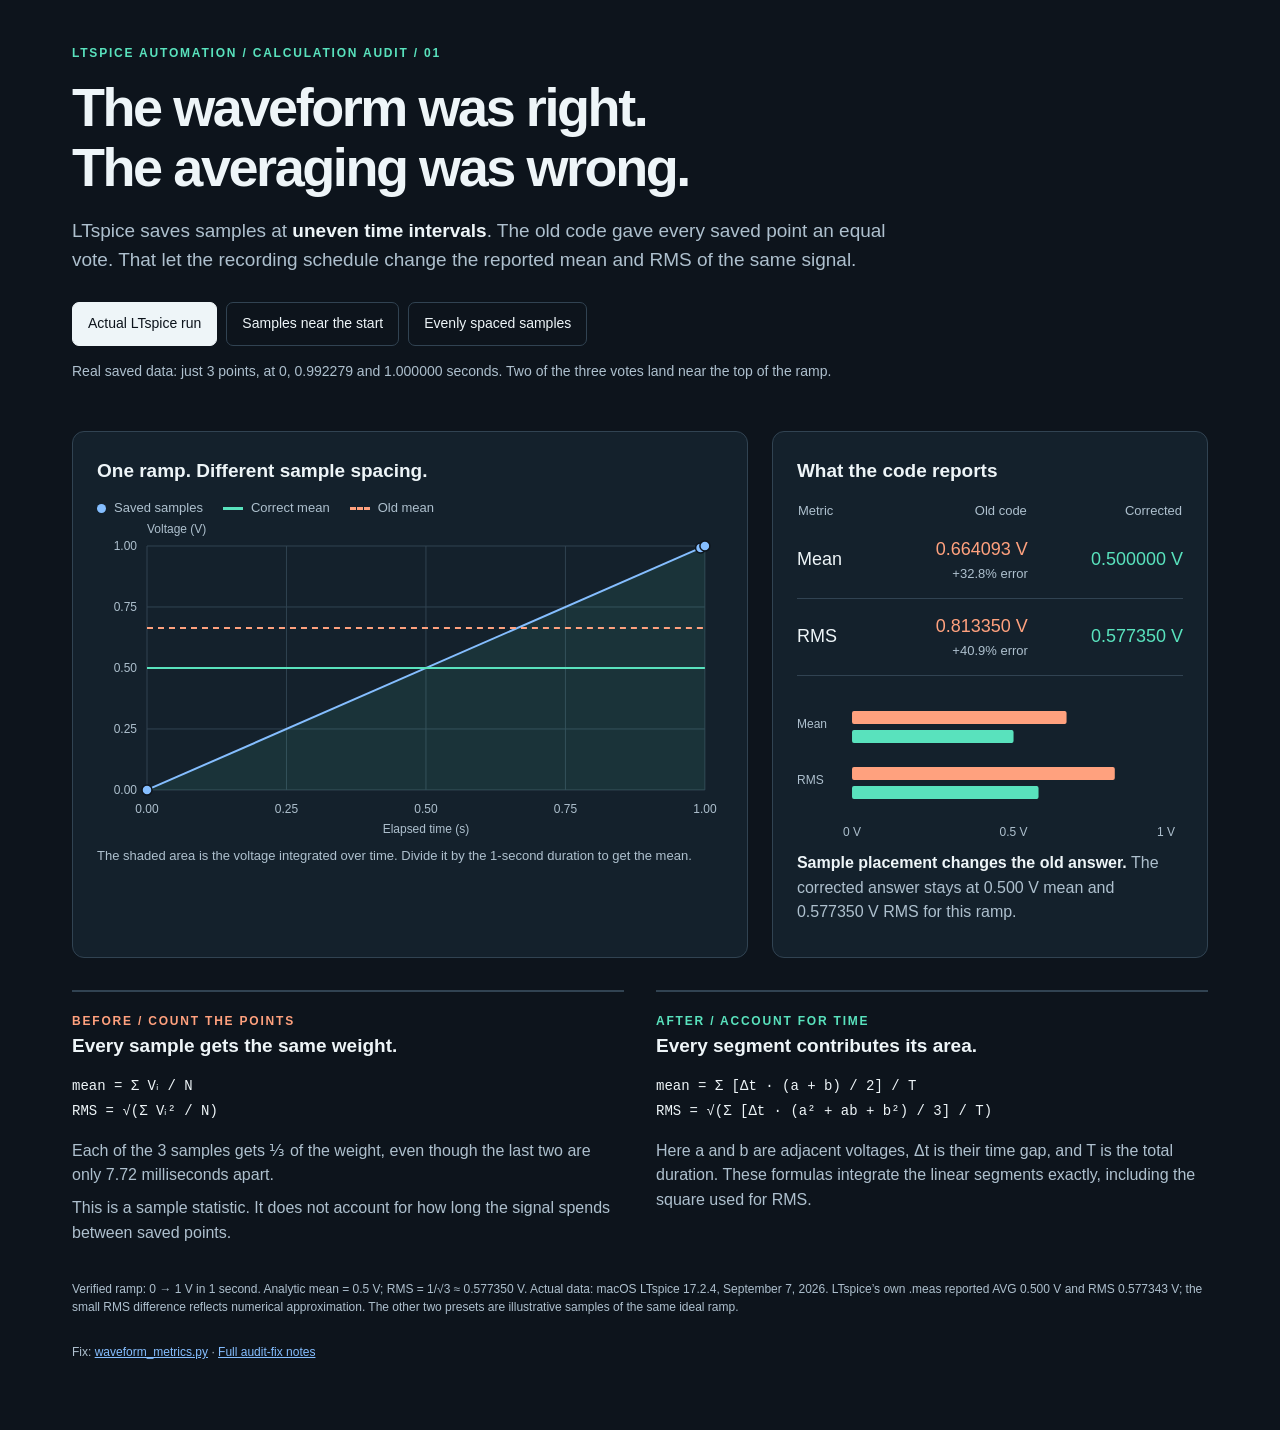
<file: docs/visualizations/mean-rms-calculation-error.html>
<!doctype html>
<html lang="en">
<head>
<meta charset="utf-8"><meta name="viewport" content="width=device-width,initial-scale=1">
<title>The sample-counting trap · LTspice audit</title>
<style>
:root{color-scheme:dark;--bg:#0d141c;--panel:#14212c;--ink:#eef5f8;--muted:#aec0ce;--line:#314352;--good:#59e2bd;--bad:#ffa17e;--blue:#85beff}
*{box-sizing:border-box}body{margin:0;background:var(--bg);color:var(--ink);font:16px/1.55 -apple-system,BlinkMacSystemFont,"Segoe UI",sans-serif}main{max-width:1200px;margin:auto;padding:44px 32px 60px}.eyebrow{font-size:12px;letter-spacing:.15em;text-transform:uppercase;color:var(--good);font-weight:700}h1{font-size:clamp(30px,4.5vw,54px);letter-spacing:-.045em;line-height:1.12;margin:14px 0 18px}h2{font-size:19px;margin:0 0 12px}p{margin:8px 0;color:var(--muted)}.intro{max-width:830px;font-size:19px}.intro strong{color:var(--ink)}.controls{display:flex;gap:9px;flex-wrap:wrap;margin:28px 0 15px}button{font:inherit;font-size:14px;color:var(--ink);background:transparent;border:1px solid var(--line);border-radius:7px;padding:10px 15px;cursor:pointer}button[aria-pressed=true]{background:var(--ink);color:var(--bg);border-color:var(--ink)}button:focus-visible{outline:3px solid var(--blue);outline-offset:3px}.note{min-height:50px;font-size:14px}.grid{display:grid;grid-template-columns:1.55fr 1fr;gap:24px;margin:20px 0}.panel{background:var(--panel);border:1px solid var(--line);border-radius:12px;padding:24px}.legend{display:flex;gap:20px;flex-wrap:wrap;font-size:13px;color:var(--muted)}.legend span:before{content:"";display:inline-block;width:20px;border-top:3px solid;margin-right:8px;vertical-align:middle}.legend .saved:before{width:9px;height:9px;background:var(--blue);border:0;border-radius:50%}.legend .correct:before{color:var(--good)}.legend .old:before{color:var(--bad);border-top-style:dashed}svg{display:block;width:100%;overflow:visible}svg text{fill:var(--muted);font:12px -apple-system,BlinkMacSystemFont,sans-serif}.numbers{width:100%;border-collapse:collapse;font-variant-numeric:tabular-nums;margin:14px 0 20px}.numbers th{font-size:13px;text-align:right;color:var(--muted);font-weight:500}.numbers th:first-child,.numbers td:first-child{text-align:left}.numbers td{text-align:right;padding:14px 0;border-bottom:1px solid var(--line);font-size:18px}.numbers .oldval{color:var(--bad)}.numbers .newval{color:var(--good)}.delta{font-size:13px;display:block;color:var(--muted)}.takeaway{font-size:16px}.takeaway strong{color:var(--ink)}.explain{display:grid;grid-template-columns:1fr 1fr;gap:32px;padding-top:12px}.explain section{border-top:2px solid var(--line);padding-top:20px}.formula{font-family:ui-monospace,SFMono-Regular,Menlo,monospace;font-size:14px;line-height:1.8;color:var(--ink);margin:14px 0;overflow-wrap:anywhere}.stamp{font-size:12px;margin-top:26px;color:var(--muted)}.small{font-size:13px}a{color:var(--blue)}@media(max-width:800px){main{padding:26px 18px}.grid,.explain{grid-template-columns:1fr}.panel{padding:18px}.note{min-height:0}}@media print{body{background:white;color:black}.panel{background:white}button{display:none}}
</style>
</head>
<body><main>
<div class="eyebrow">LTspice automation / Calculation audit / 01</div>
<h1>The waveform was right.<br>The averaging was wrong.</h1>
<p class="intro">LTspice saves samples at <strong>uneven time intervals</strong>. The old code gave every saved point an equal vote. That let the recording schedule change the reported mean and RMS of the same signal.</p>
<div class="controls" role="group" aria-label="Choose sample placement">
<button type="button" data-mode="real" aria-pressed="true">Actual LTspice run</button>
<button type="button" data-mode="early" aria-pressed="false">Samples near the start</button>
<button type="button" data-mode="uniform" aria-pressed="false">Evenly spaced samples</button>
</div>
<p id="scenario" class="note"></p>
<div class="grid">
<section class="panel"><h2>One ramp. Different sample spacing.</h2>
<div class="legend"><span class="saved">Saved samples</span><span class="correct">Correct mean</span><span class="old">Old mean</span></div>
<svg id="wave" role="img" aria-label="Voltage over time with saved sample locations, the old sample average, and the corrected time average"></svg>
<p class="small">The shaded area is the voltage integrated over time. Divide it by the 1-second duration to get the mean.</p>
</section>
<section class="panel" aria-live="polite"><h2>What the code reports</h2>
<table class="numbers"><thead><tr><th scope="col">Metric</th><th scope="col">Old code</th><th scope="col">Corrected</th></tr></thead><tbody>
<tr><td>Mean</td><td class="oldval"><span id="oldMean"></span><span class="delta" id="meanErr"></span></td><td class="newval" id="newMean"></td></tr>
<tr><td>RMS</td><td class="oldval"><span id="oldRms"></span><span class="delta" id="rmsErr"></span></td><td class="newval" id="newRms"></td></tr>
</tbody></table>
<svg id="compare" role="img" aria-label="Comparison of old and corrected mean and RMS values on a common voltage scale"></svg>
<p id="takeaway" class="takeaway"></p>
</section>
</div>
<div class="explain">
<section><div class="eyebrow" style="color:var(--bad)">Before / count the points</div><h2>Every sample gets the same weight.</h2><div class="formula">mean = Σ Vᵢ / N<br>RMS = √(Σ Vᵢ² / N)</div><p id="votes"></p><p>This is a sample statistic. It does not account for how long the signal spends between saved points.</p></section>
<section><div class="eyebrow">After / account for time</div><h2>Every segment contributes its area.</h2><div class="formula">mean = Σ [Δt · (a + b) / 2] / T<br>RMS = √(Σ [Δt · (a² + ab + b²) / 3] / T)</div><p>Here a and b are adjacent voltages, Δt is their time gap, and T is the total duration. These formulas integrate the linear segments exactly, including the square used for RMS.</p></section>
</div>
<p class="stamp">Verified ramp: 0 → 1 V in 1 second. Analytic mean = 0.5 V; RMS = 1/√3 ≈ 0.577350 V. Actual data: macOS LTspice 17.2.4, September 7, 2026. LTspice’s own .meas reported AVG 0.500 V and RMS 0.577343 V; the small RMS difference reflects numerical approximation. The other two presets are illustrative samples of the same ideal ramp.</p>
<p class="stamp">Fix: <a href="../../waveform_metrics.py">waveform_metrics.py</a> · <a href="../AUDIT_FIXES.md">Full audit-fix notes</a></p>
</main>
<script>
'use strict';
const datasets={real:{t:[0,0.9922785831242806,1],v:[0,0.9922785758972168,1],note:'Real saved data: just 3 points, at 0, 0.992279 and 1.000000 seconds. Two of the three votes land near the top of the ramp.'},early:{t:[0,.01,.02,1],v:[0,.01,.02,1],note:'Illustration: the same ideal ramp sampled at 0, 0.01, 0.02 and 1 second. Concentrating samples near zero pushes the old average downward.'},uniform:{t:[0,.25,.5,.75,1],v:[0,.25,.5,.75,1],note:'Illustration: 5 evenly spaced samples. The old mean happens to be exact for this linear ramp, but the old RMS is still biased by finite endpoint sampling.'}};
let mode='real';const ns='http://www.w3.org/2000/svg';
function add(svg,tag,attrs,text){const e=document.createElementNS(ns,tag);for(const [k,v] of Object.entries(attrs))e.setAttribute(k,v);if(text!==undefined)e.textContent=text;svg.appendChild(e);return e}
function metrics(d){let mean=0,square=0;for(let i=1;i<d.t.length;i++){const dt=d.t[i]-d.t[i-1],a=d.v[i-1],b=d.v[i];mean+=dt*(a+b)/2;square+=dt*(a*a+a*b+b*b)/3}const T=d.t.at(-1)-d.t[0];return{mean:mean/T,rms:Math.sqrt(square/T),oldMean:d.v.reduce((s,v)=>s+v,0)/d.v.length,oldRms:Math.sqrt(d.v.reduce((s,v)=>s+v*v,0)/d.v.length)}}
function draw(){const d=datasets[mode],m=metrics(d);document.getElementById('scenario').textContent=d.note;for(const [id,value] of Object.entries({oldMean:m.oldMean,newMean:m.mean,oldRms:m.oldRms,newRms:m.rms}))document.getElementById(id).textContent=value.toFixed(6)+' V';for(const [id,a,b] of [['meanErr',m.oldMean,m.mean],['rmsErr',m.oldRms,m.rms]]){const pct=100*(a/b-1);document.getElementById(id).textContent=Math.abs(pct)<.0001?'0% error':(pct>0?'+':'')+pct.toFixed(1)+'% error'}
document.getElementById('votes').textContent=mode==='real'?'Each of the 3 samples gets ⅓ of the weight, even though the last two are only 7.72 milliseconds apart.':`Each of the ${d.t.length} saved samples gets ${(100/d.t.length).toFixed(0)}% of the weight, regardless of the time gaps.`;
document.getElementById('takeaway').innerHTML=mode==='uniform'?'<strong>Even spacing does not fully rescue the old RMS.</strong> It averages squared endpoints instead of integrating the squared waveform.':'<strong>Sample placement changes the old answer.</strong> The corrected answer stays at 0.500 V mean and 0.577350 V RMS for this ramp.';
const svg=document.getElementById('wave'),w=svg.clientWidth,h=320,L=50,R=18,T=28,B=48,x=t=>L+t*(w-L-R),y=v=>h-B-v*(h-B-T);svg.replaceChildren();svg.setAttribute('viewBox',`0 0 ${w} ${h}`);
for(const t of [0,.25,.5,.75,1]){add(svg,'line',{x1:x(t),x2:x(t),y1:T,y2:h-B,stroke:'var(--line)'});add(svg,'text',{x:x(t),y:h-B+23,'text-anchor':'middle'},t.toFixed(2));add(svg,'line',{x1:L,x2:w-R,y1:y(t),y2:y(t),stroke:'var(--line)'});add(svg,'text',{x:L-10,y:y(t)+4,'text-anchor':'end'},t.toFixed(2))}
add(svg,'text',{x:L,y:15},'Voltage (V)');add(svg,'text',{x:(L+w-R)/2,y:h-5,'text-anchor':'middle'},'Elapsed time (s)');
const pts=d.t.map((t,i)=>[x(t),y(d.v[i])]);add(svg,'path',{d:`M ${x(0)} ${y(0)} `+pts.map(p=>'L '+p.join(' ')).join(' ')+` L ${x(1)} ${y(0)} Z`,fill:'var(--good)','fill-opacity':'.09'});
add(svg,'polyline',{points:pts.map(p=>p.join(',')).join(' '),fill:'none',stroke:'var(--blue)','stroke-width':2});
for(const [v,color,dash]of[[m.mean,'var(--good)',''],[m.oldMean,'var(--bad)','6 5']])add(svg,'line',{x1:L,x2:w-R,y1:y(v),y2:y(v),stroke:color,'stroke-width':2,'stroke-dasharray':dash});
for(let i=0;i<pts.length;i++){const c=add(svg,'circle',{cx:pts[i][0],cy:pts[i][1],r:5,fill:'var(--blue)',stroke:'var(--bg)','stroke-width':1.5});add(c,'title',{},`t = ${d.t[i].toFixed(6)} s, V = ${d.v[i].toFixed(6)} V`)}
const s=document.getElementById('compare'),sw=s.clientWidth,sh=147,left=55,right=8,width=sw-left-right;s.replaceChildren();s.setAttribute('viewBox',`0 0 ${sw} ${sh}`);for(const [i,label,a,b]of[[0,'Mean',m.oldMean,m.mean],[1,'RMS',m.oldRms,m.rms]]){const yy=15+i*56;add(s,'text',{x:0,y:yy+17},label);add(s,'rect',{x:left,y:yy,width:width*a,height:13,fill:'var(--bad)',rx:2});add(s,'rect',{x:left,y:yy+19,width:width*b,height:13,fill:'var(--good)',rx:2})}for(const v of [0,.5,1])add(s,'text',{x:left+width*v,y:sh-7,'text-anchor':v===1?'end':'middle'},v+' V');
}
for(const b of document.querySelectorAll('button[data-mode]'))b.addEventListener('click',()=>{mode=b.dataset.mode;for(const other of document.querySelectorAll('button[data-mode]'))other.setAttribute('aria-pressed',String(other===b));draw()});new ResizeObserver(draw).observe(document.getElementById('wave'));draw();
</script></body></html>
</file>
